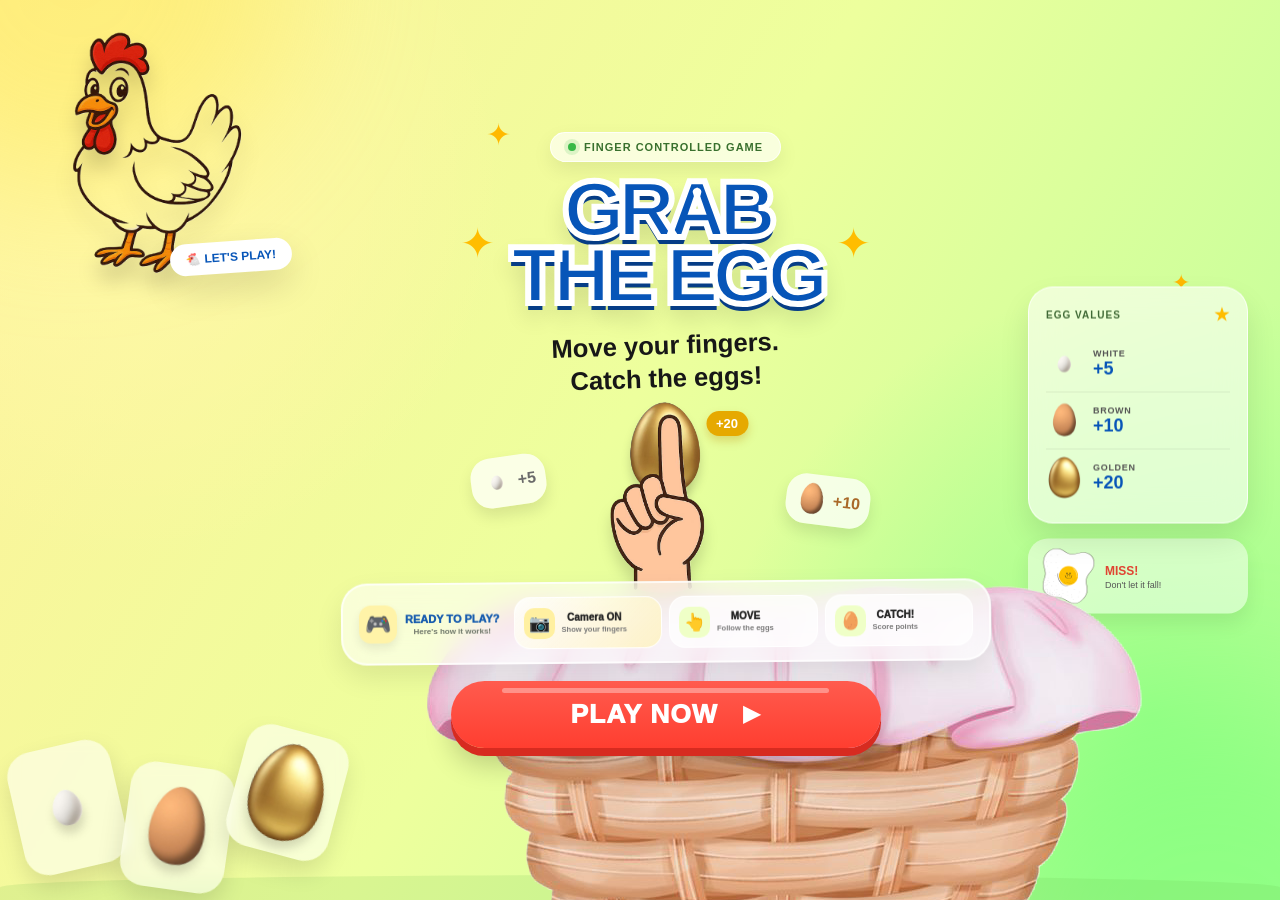
<file: index.html>
<!DOCTYPE html>
<html lang="en">

<head>
    <meta charset="UTF-8">

    <meta name="viewport"
          content="width=device-width, initial-scale=1.0">

    <meta name="description"
          content="Grab The Egg - Catch falling eggs using your fingers.">

    <title>Grab The Egg 🥚</title>

    <link rel="stylesheet" href="style.css">
</head>

<body>

<main class="home-page">

    <!-- BACKGROUND DECORATION -->

    <div class="background-shape shape-one"></div>
    <div class="background-shape shape-two"></div>

    <div class="sparkle sparkle-1">✦</div>
    <div class="sparkle sparkle-2">✦</div>
    <div class="sparkle sparkle-3">✦</div>


    <!-- LEFT SIDE -->

    <section class="left-decoration">

        <div class="chicken-wrapper">

            <img
                src="assets/chicken.png"
                alt="Cartoon chicken"
                class="chicken-image"
            >

            <div class="chicken-label">
                🐔 LET'S PLAY!
            </div>

        </div>


        <!-- Egg collection -->

        <div class="egg-display">

            <div class="egg-card white-card">
                <img
                    src="assets/eggw.png"
                    alt="White egg"
                >
            </div>

            <div class="egg-card brown-card">
                <img
                    src="assets/eggb.png"
                    alt="Brown egg"
                >
            </div>

            <div class="egg-card gold-card">
                <img
                    src="assets/egggo.png"
                    alt="Golden egg"
                >
            </div>

        </div>

    </section>


    <!-- MAIN HERO -->

    <section class="hero-section">

        <!-- Game badge -->

        <div class="game-badge">
            <span class="badge-dot"></span>
            FINGER CONTROLLED GAME
        </div>


        <!-- TITLE -->

        <div class="title-container">

            <span class="title-spark">✦</span>

            <h1>
                GRAB
                <span>THE EGG</span>
            </h1>

            <span class="title-spark">✦</span>

        </div>


        <!-- Subtitle -->

        <p class="subtitle">
            Move your fingers.
            <br>
            Catch the eggs!
        </p>


        <!-- GAME PREVIEW -->

        <div class="game-preview">

            <!-- Falling golden egg -->

            <div class="preview-egg">

                <img
                    src="assets/egggo.png"
                    alt="Golden egg"
                >

                <span class="points gold-points">
                    +20
                </span>

            </div>


            <!-- Hands -->

            <img
                src="assets/hands.png"
                alt="Hands controlling the game"
                class="hands-image"
            >


            <!-- Basket image -->

            <img
                src="assets/basket.png"
                alt="Basket used to catch eggs"
                class="basket-image"
            >


            <!-- White egg -->

            <div class="floating-score score-five">

                <img
                    src="assets/eggw.png"
                    alt="White egg"
                >

                <span>
                    +5
                </span>

            </div>


            <!-- Brown egg -->

            <div class="floating-score score-ten">

                <img
                    src="assets/eggb.png"
                    alt="Brown egg"
                >

                <span>
                    +10
                </span>

            </div>

        </div>


        <!-- FUN INSTRUCTIONS -->

        <div class="instruction-strip">

            <!-- Heading -->

            <div class="instruction-heading">

                <span class="mini-game-icon">
                    🎮
                </span>

                <div>

                    <strong>
                        READY TO PLAY?
                    </strong>

                    <small>
                        Here's how it works!
                    </small>

                </div>

            </div>


            <!-- Instruction cards -->

            <div class="instruction-cards">

                <!-- Camera -->

                <div class="instruction-card camera-card">

                    <span class="instruction-icon">
                        📷
                    </span>

                    <div>

                        <strong>
                            Camera ON
                        </strong>

                        <small>
                            Show your fingers
                        </small>

                    </div>

                </div>


                <!-- Move -->

                <div class="instruction-card">

                    <span class="instruction-icon">
                        👆
                    </span>

                    <div>

                        <strong>
                            MOVE
                        </strong>

                        <small>
                            Follow the eggs
                        </small>

                    </div>

                </div>


                <!-- Catch -->

                <div class="instruction-card">

                    <span class="instruction-icon">
                        🥚
                    </span>

                    <div>

                        <strong>
                            CATCH!
                        </strong>

                        <small>
                            Score points
                        </small>

                    </div>

                </div>

            </div>

        </div>


        <!-- PLAY BUTTON -->

        <button
            class="play-button"
            id="playButton"
            type="button"
        >

            <span class="play-text">
                PLAY NOW
            </span>

            <span class="play-arrow">
                ▶
            </span>

        </button>


        <p class="camera-note">
            🎥 Camera access will be requested when you start
        </p>

    </section>


    <!-- RIGHT SIDE -->

    <aside class="right-decoration">

        <!-- EGG VALUES -->

        <div class="score-preview">

            <div class="score-top">

                <span>
                    EGG VALUES
                </span>

                <span>
                    ★
                </span>

            </div>


            <!-- White -->

            <div class="score-row">

                <img
                    src="assets/eggw.png"
                    alt="White egg"
                >

                <div>

                    <span class="egg-name">
                        WHITE
                    </span>

                    <strong>
                        +5
                    </strong>

                </div>

            </div>


            <!-- Brown -->

            <div class="score-row">

                <img
                    src="assets/eggb.png"
                    alt="Brown egg"
                >

                <div>

                    <span class="egg-name">
                        BROWN
                    </span>

                    <strong>
                        +10
                    </strong>

                </div>

            </div>


            <!-- Golden -->

            <div class="score-row">

                <img
                    src="assets/egggo.png"
                    alt="Golden egg"
                >

                <div>

                    <span class="egg-name">
                        GOLDEN
                    </span>

                    <strong>
                        +20
                    </strong>

                </div>

            </div>

        </div>


        <!-- MISS CARD -->

        <div class="broken-egg-card">

            <img
                src="assets/broken-egg.png"
                alt="Broken egg"
            >

            <div>

                <strong>
                    MISS!
                </strong>

                <span>
                    Don't let it fall!
                </span>

            </div>

        </div>

    </aside>


    <!-- Bottom decoration -->

    <div class="ground-decoration"></div>

</main>


<script src="script.js"></script>

</body>
</html>
</file>
<file: style.css>
/* =====================================================
   GRAB THE EGG
   HOME PAGE STYLES
   ===================================================== */


/* =====================================================
   RESET
   ===================================================== */

* {
    margin: 0;
    padding: 0;
    box-sizing: border-box;
}


html,
body {
    width: 100%;
    min-height: 100%;
}


body {

    font-family:
        "Trebuchet MS",
        "Arial Rounded MT Bold",
        Arial,
        sans-serif;

    overflow: hidden;

    color: #171717;
}


/* =====================================================
   VARIABLES
   ===================================================== */

:root {

    --blue: #0755b8;

    --blue-dark: #063d86;

    --red: #ff3e30;

    --red-dark: #d72b20;

    --yellow: #ffbd00;

    --green: #39702e;

    --shadow:
        0 15px 35px rgba(0, 0, 0, 0.13);
}


/* =====================================================
   MAIN PAGE
   ===================================================== */

.home-page {

    position: relative;

    width: 100vw;

    height: 100vh;

    min-height: 650px;

    display: flex;

    align-items: center;

    justify-content: center;

    overflow: hidden;

    background:

        radial-gradient(
            circle at 10% 20%,
            #fff8a8 0%,
            transparent 28%
        ),

        radial-gradient(
            circle at 90% 80%,
            #9dff89 0%,
            transparent 32%
        ),

        linear-gradient(
            120deg,
            #fff19a 0%,
            #edff9d 48%,
            #b8ff9a 100%
        );
}


/* =====================================================
   BACKGROUND SHAPES
   ===================================================== */

.background-shape {

    position: absolute;

    border-radius: 50%;

    pointer-events: none;

    filter: blur(70px);

    opacity: 0.35;
}


.shape-one {

    width: 450px;

    height: 450px;

    background: #ffe13a;

    top: -250px;

    left: -150px;
}


.shape-two {

    width: 500px;

    height: 500px;

    background: #61ff70;

    bottom: -300px;

    right: -180px;
}


/* =====================================================
   SPARKLES
   ===================================================== */

.sparkle {

    position: absolute;

    color: #ffb900;

    font-size: 30px;

    z-index: 1;

    animation:
        sparkleAnimation 2s ease-in-out infinite;
}


.sparkle-1 {

    top: 13%;

    left: 38%;
}


.sparkle-2 {

    top: 30%;

    right: 7%;

    font-size: 22px;

    animation-delay: .5s;
}


.sparkle-3 {

    bottom: 15%;

    left: 46%;

    font-size: 25px;

    animation-delay: 1s;
}


/* =====================================================
   LEFT DECORATION
   ===================================================== */

.left-decoration {

    position: absolute;

    width: 32%;

    height: 100%;

    left: 0;

    top: 0;

    z-index: 3;
}


/* =====================================================
   CHICKEN
   ===================================================== */

.chicken-wrapper {

    position: absolute;

    width: 280px;

    left: 3%;

    top: 2%;
}


.chicken-image {

    width: 100%;

    display: block;

    object-fit: contain;

    filter:
        drop-shadow(
            0 15px 10px rgba(0, 0, 0, .16)
        );

    animation:
        chickenFloat 4s ease-in-out infinite;
}


.chicken-label {

    position: absolute;

    right: 0;

    bottom: 25px;

    padding: 9px 16px;

    border-radius: 30px;

    background: white;

    color: var(--blue);

    font-size: 12px;

    font-weight: 900;

    box-shadow: var(--shadow);

    transform: rotate(-4deg);
}


/* =====================================================
   EGG DISPLAY
   ===================================================== */

.egg-display {

    position: absolute;

    width: 350px;

    height: 280px;

    left: 0;

    bottom: 0;
}


.egg-card {

    position: absolute;

    width: 105px;

    height: 125px;

    padding: 12px;

    border-radius: 25px;

    background:
        rgba(255, 255, 255, .55);

    backdrop-filter:
        blur(8px);

    box-shadow:
        0 12px 25px rgba(0, 0, 0, .12);

    display: flex;

    align-items: center;

    justify-content: center;
}


.egg-card img {

    width: 100%;

    height: 100%;

    object-fit: contain;

    filter:
        drop-shadow(
            0 8px 5px rgba(0, 0, 0, .15)
        );
}


.white-card {

    left: 15px;

    bottom: 30px;

    transform: rotate(-13deg);

    animation:
        eggFloat 3.5s ease-in-out infinite;
}


.brown-card {

    left: 125px;

    bottom: 10px;

    transform: rotate(8deg);

    animation:
        eggFloat 4s ease-in-out infinite .3s;
}


.gold-card {

    left: 235px;

    bottom: 45px;

    transform: rotate(15deg);

    animation:
        eggFloat 3.7s ease-in-out infinite .6s;
}


/* =====================================================
   HERO
   ===================================================== */

.hero-section {

    position: relative;

    z-index: 5;

    width: 56%;

    max-width: 850px;

    margin-left: 4%;

    display: flex;

    flex-direction: column;

    align-items: center;

    text-align: center;
}


/* =====================================================
   BADGE
   ===================================================== */

.game-badge {

    display: flex;

    align-items: center;

    gap: 8px;

    padding: 8px 17px;

    border-radius: 30px;

    background:
        rgba(255, 255, 255, .65);

    border:
        1px solid rgba(255, 255, 255, .8);

    box-shadow:
        0 8px 20px rgba(0, 0, 0, .08);

    color: var(--green);

    font-size: 11px;

    font-weight: 900;

    letter-spacing: 1px;
}


.badge-dot {

    width: 8px;

    height: 8px;

    border-radius: 50%;

    background: #38b947;

    box-shadow:
        0 0 0 4px rgba(56, 185, 71, .15);

    animation:
        pulse 1.5s infinite;
}


/* =====================================================
   TITLE
   ===================================================== */

.title-container {

    display: flex;

    align-items: center;

    justify-content: center;

    gap: 15px;

    margin-top: 15px;

    animation:
        titleFloat 3s ease-in-out infinite;
}


h1 {

    font-size:
        clamp(3.5rem, 6vw, 6.5rem);

    line-height: .86;

    font-weight: 1000;

    letter-spacing: -5px;

    color: var(--blue);

    -webkit-text-stroke:
        6px white;

    text-shadow:

        0 7px 0 var(--blue-dark),

        0 13px 25px rgba(0, 0, 0, .16);
}


h1 span {

    display: block;
}


.title-spark {

    color: var(--yellow);

    font-size: 42px;

    animation:
        sparkleAnimation 1.6s ease-in-out infinite;
}


/* =====================================================
   SUBTITLE
   ===================================================== */

.subtitle {

    margin-top: 20px;

    font-size:
        clamp(1.25rem, 2vw, 1.8rem);

    line-height: 1.3;

    font-weight: 700;

    transform: rotate(-2deg);
}


/* =====================================================
   GAME PREVIEW
   ===================================================== */

.game-preview {

    position: relative;

    width: 500px;

    max-width: 90vw;

    height: 180px;

    margin-top: 5px;
}


/* =====================================================
   HANDS
   ===================================================== */

.hands-image {

    position: absolute;

    width: 210px;

    height: 210px;

    object-fit: contain;

    left: 50%;

    bottom: -28px;

    transform:
        translateX(-50%);

    filter:
        drop-shadow(
            0 12px 7px rgba(0, 0, 0, .14)
        );

    animation:
        handsFloat 2.5s ease-in-out infinite;
}


/* =====================================================
   FALLING EGG
   ===================================================== */

.preview-egg {

    position: absolute;

    width: 75px;

    height: 95px;

    top: 0;

    left: 50%;

    transform:
        translateX(-50%);

    animation:
        fallingPreview 2.5s ease-in-out infinite;
}


.preview-egg img {

    width: 100%;

    height: 100%;

    object-fit: contain;

    filter:
        drop-shadow(
            0 8px 5px rgba(0, 0, 0, .16)
        );
}


.points {

    position: absolute;

    right: -45px;

    top: 10px;

    padding: 5px 10px;

    border-radius: 15px;

    color: white;

    font-size: 13px;

    font-weight: 900;
}


.gold-points {

    background: #e6a900;

    box-shadow:
        0 5px 10px rgba(190, 130, 0, .3);
}


/* =====================================================
   FLOATING EGGS
   ===================================================== */

.floating-score {

    position: absolute;

    display: flex;

    align-items: center;

    gap: 5px;

    padding: 5px 10px;

    border-radius: 20px;

    background:
        rgba(255, 255, 255, .75);

    box-shadow:
        0 8px 15px rgba(0, 0, 0, .1);

    font-weight: 900;
}


.floating-score img {

    width: 32px;

    height: 40px;

    object-fit: contain;
}


.score-five {

    left: 55px;

    top: 55px;

    transform: rotate(-8deg);

    animation:
        sideFloat 3s infinite;
}


.score-five span {

    color: #6a6a6a;
}


.score-ten {

    right: 45px;

    top: 75px;

    transform: rotate(7deg);

    animation:
        sideFloat 3s infinite .5s;
}


.score-ten span {

    color: #a96928;
}


/* =====================================================
   FUN INSTRUCTION BOX
   ===================================================== */

.instruction-strip {

    width: min(650px, 92vw);

    padding: 13px 16px;

    border-radius: 26px;

    background:
        rgba(255, 255, 255, 0.58);

    backdrop-filter:
        blur(14px);

    border:
        2px solid rgba(255, 255, 255, 0.75);

    box-shadow:
        0 12px 28px rgba(0, 0, 0, 0.09);

    display: flex;

    align-items: center;

    gap: 14px;

    transform: rotate(-0.5deg);
}


/* =====================================================
   INSTRUCTION HEADING
   ===================================================== */

.instruction-heading {

    display: flex;

    align-items: center;

    gap: 8px;

    min-width: 135px;
}


.mini-game-icon {

    width: 38px;

    height: 38px;

    display: flex;

    align-items: center;

    justify-content: center;

    border-radius: 12px;

    background: #fff3a8;

    font-size: 21px;

    box-shadow:
        0 5px 10px rgba(0, 0, 0, 0.08);
}


.instruction-heading strong {

    display: block;

    color: #175cae;

    font-size: 11px;

    font-weight: 1000;
}


.instruction-heading small {

    display: block;

    margin-top: 2px;

    color: #6d7568;

    font-size: 8px;

    font-weight: 700;
}


/* =====================================================
   INSTRUCTION CARDS
   ===================================================== */

.instruction-cards {

    display: flex;

    flex: 1;

    gap: 7px;
}


.instruction-card {

    flex: 1;

    min-height: 52px;

    padding: 7px 9px;

    display: flex;

    align-items: center;

    gap: 7px;

    border-radius: 16px;

    background:
        rgba(255, 255, 255, 0.72);

    border:
        1px solid rgba(255, 255, 255, 0.9);

    transition:
        transform 0.2s ease,
        box-shadow 0.2s ease;
}


.instruction-card:hover {

    transform:
        translateY(-4px)
        rotate(-1deg);

    box-shadow:
        0 8px 15px rgba(0, 0, 0, 0.1);
}


.instruction-icon {

    width: 31px;

    height: 31px;

    display: flex;

    align-items: center;

    justify-content: center;

    border-radius: 10px;

    background: #efffc7;

    font-size: 17px;

    flex-shrink: 0;
}


.instruction-card strong {

    display: block;

    color: #252525;

    font-size: 10px;

    font-weight: 1000;
}


.instruction-card small {

    display: block;

    margin-top: 2px;

    color: #777;

    font-size: 7.5px;

    font-weight: 700;
}


/* Camera */

.camera-card {

    background:
        linear-gradient(
            135deg,
            rgba(255,255,255,.85),
            rgba(255,242,180,.7)
        );
}


.camera-card .instruction-icon {

    background: #fff0a1;

    animation:
        cameraPulse 2s ease-in-out infinite;
}


/* =====================================================
   PLAY BUTTON
   ===================================================== */

.play-button {

    position: relative;

    width: min(430px, 85vw);

    margin-top: 18px;

    padding: 18px 30px;

    border: none;

    border-radius: 55px;

    background:
        linear-gradient(
            180deg,
            #ff5b4e,
            var(--red)
        );

    color: white;

    display: flex;

    justify-content: center;

    align-items: center;

    gap: 25px;

    font-size: 1.65rem;

    font-weight: 1000;

    letter-spacing: 1px;

    cursor: pointer;

    box-shadow:

        0 8px 0 var(--red-dark),

        0 16px 28px rgba(0, 0, 0, .2);

    transition:
        transform .15s ease,
        box-shadow .15s ease;
}


.play-button::before {

    content: "";

    position: absolute;

    top: 7px;

    left: 12%;

    width: 76%;

    height: 5px;

    border-radius: 10px;

    background:
        rgba(255, 255, 255, .35);
}


.play-arrow {

    font-size: 1.35rem;

    transition:
        transform .2s ease;
}


.play-button:hover {

    transform:
        translateY(-5px);

    box-shadow:

        0 13px 0 var(--red-dark),

        0 21px 30px rgba(0, 0, 0, .22);
}


.play-button:hover .play-arrow {

    transform:
        translateX(8px);
}


.play-button:active {

    transform:
        translateY(5px);

    box-shadow:

        0 3px 0 var(--red-dark),

        0 8px 15px rgba(0, 0, 0, .15);
}


/* =====================================================
   CAMERA NOTE
   ===================================================== */

.camera-note {

    margin-top: 9px;

    font-size: 10px;

    color: #537047;

    font-weight: 600;
}


/* =====================================================
   RIGHT SIDE
   ===================================================== */

.right-decoration {

    position: absolute;

    width: 220px;

    right: 2.5%;

    top: 50%;

    transform:
        translateY(-50%);

    z-index: 4;

    display: flex;

    flex-direction: column;

    gap: 15px;
}


/* =====================================================
   SCORE PREVIEW
   ===================================================== */

.score-preview {

    padding: 17px;

    border-radius: 25px;

    background:
        rgba(255, 255, 255, .58);

    backdrop-filter:
        blur(15px);

    border:
        1px solid rgba(255, 255, 255, .8);

    box-shadow:
        0 15px 30px rgba(0, 0, 0, .1);
}


.score-top {

    display: flex;

    justify-content: space-between;

    align-items: center;

    margin-bottom: 10px;

    color: #3f6935;

    font-size: 10px;

    font-weight: 900;

    letter-spacing: 1px;
}


.score-top span:last-child {

    color: var(--yellow);

    font-size: 17px;
}


.score-row {

    display: flex;

    align-items: center;

    gap: 10px;

    padding: 7px 0;

    border-bottom:
        1px solid rgba(0, 0, 0, .07);
}


.score-row:last-child {

    border-bottom: none;
}


.score-row img {

    width: 37px;

    height: 42px;

    object-fit: contain;
}


.egg-name {

    display: block;

    color: #555;

    font-size: 9px;

    font-weight: 800;

    letter-spacing: .7px;
}


.score-row strong {

    font-size: 18px;

    color: var(--blue);
}


/* =====================================================
   BROKEN EGG
   ===================================================== */

.broken-egg-card {

    display: flex;

    align-items: center;

    gap: 9px;

    padding: 10px 13px;

    border-radius: 20px;

    background:
        rgba(255, 255, 255, .48);

    box-shadow:
        0 10px 20px rgba(0, 0, 0, .08);

    transition:
        transform .2s ease;
}


.broken-egg-card:hover {

    transform:
        translateY(-4px)
        rotate(1deg);
}


.broken-egg-card img {

    width: 55px;

    height: 55px;

    object-fit: contain;
}


.broken-egg-card strong {

    display: block;

    color: #e04432;

    font-size: 12px;
}


.broken-egg-card span {

    display: block;

    margin-top: 2px;

    color: #555;

    font-size: 9px;
}


/* =====================================================
   GROUND
   ===================================================== */

.ground-decoration {

    position: absolute;

    width: 100%;

    height: 25px;

    left: 0;

    bottom: 0;

    background:
        rgba(105, 190, 75, .15);

    border-radius:
        50% 50% 0 0;

    pointer-events: none;
}


/* =====================================================
   ANIMATIONS
   ===================================================== */

@keyframes chickenFloat {

    0%,
    100% {
        transform:
            translateY(0)
            rotate(-2deg);
    }

    50% {
        transform:
            translateY(-10px)
            rotate(2deg);
    }
}


@keyframes eggFloat {

    0%,
    100% {
        translate: 0 0;
    }

    50% {
        translate: 0 -10px;
    }
}


@keyframes titleFloat {

    0%,
    100% {
        translate: 0 0;
    }

    50% {
        translate: 0 -5px;
    }
}


@keyframes handsFloat {

    0%,
    100% {
        transform:
            translateX(-50%)
            translateY(0);
    }

    50% {
        transform:
            translateX(-50%)
            translateY(-7px);
    }
}


@keyframes fallingPreview {

    0% {
        transform:
            translate(-50%, -10px);
    }

    50% {
        transform:
            translate(-50%, 55px);
    }

    100% {
        transform:
            translate(-50%, -10px);
    }
}


@keyframes sideFloat {

    0%,
    100% {
        translate: 0 0;
    }

    50% {
        translate: 0 -8px;
    }
}


@keyframes sparkleAnimation {

    0%,
    100% {
        transform:
            scale(1)
            rotate(0);
    }

    50% {
        transform:
            scale(1.25)
            rotate(15deg);
    }
}


@keyframes pulse {

    0% {
        transform: scale(1);
    }

    50% {
        transform: scale(1.3);
    }

    100% {
        transform: scale(1);
    }
}


@keyframes cameraPulse {

    0%,
    100% {
        transform: scale(1);
    }

    50% {
        transform:
            scale(1.12)
            rotate(-4deg);
    }
}


/* =====================================================
   TABLET
   ===================================================== */

@media (max-width: 1100px) {

    .right-decoration {

        right: 1%;

        width: 180px;
    }


    .left-decoration {

        width: 28%;
    }


    .chicken-wrapper {

        width: 220px;
    }


    .egg-display {

        transform: scale(.8);

        transform-origin:
            bottom left;
    }


    .hero-section {

        width: 60%;
    }
}


/* =====================================================
   SMALL TABLET
   ===================================================== */

@media (max-width: 850px) {

    .right-decoration {

        display: none;
    }


    .left-decoration {

        width: 25%;
    }


    .chicken-wrapper {

        width: 170px;
    }


    .egg-display {

        transform: scale(.65);
    }


    .hero-section {

        width: 72%;

        margin-left: 10%;
    }
}


/* =====================================================
   MOBILE
   ===================================================== */

@media (max-width: 600px) {

    body {

        overflow: auto;
    }


    .home-page {

        min-height: 100svh;

        height: auto;

        padding:
            30px 15px 35px;
    }


    .left-decoration {

        opacity: .35;
    }


    .chicken-wrapper {

        width: 120px;

        top: 0;

        left: 0;
    }


    .chicken-label {

        display: none;
    }


    .egg-display {

        transform: scale(.5);

        left: -30px;

        bottom: -30px;
    }


    .hero-section {

        width: 100%;

        margin-left: 0;

        padding:
            10px 5px;
    }


    .game-badge {

        font-size: 8px;
    }


    .title-container {

        gap: 6px;
    }


    h1 {

        font-size: 3.1rem;

        letter-spacing: -2px;

        -webkit-text-stroke: 3px white;
    }


    .title-spark {

        font-size: 20px;
    }


    .subtitle {

        font-size: 1.1rem;

        margin-top: 15px;
    }


    .game-preview {

        width: 100%;

        height: 145px;
    }


    .hands-image {

        width: 165px;

        height: 165px;
    }


    .preview-egg {

        width: 55px;

        height: 70px;
    }


    .score-five {

        left: 5%;
    }


    .score-ten {

        right: 5%;
    }


    /* Instructions become vertical */

    .instruction-strip {

        flex-direction: column;

        gap: 8px;

        width: 95%;
    }


    .instruction-heading {

        width: 100%;

        justify-content: center;
    }


    .instruction-cards {

        width: 100%;
    }


    .instruction-card {

        justify-content: center;

        padding: 6px;
    }


    .instruction-icon {

        font-size: 15px;
    }


    .instruction-card strong {

        font-size: 8px;
    }


    .instruction-card small {

        font-size: 6.5px;
    }


    .play-button {

        width: 85vw;

        padding: 15px;

        font-size: 1.25rem;
    }


    .camera-note {

        font-size: 8px;
    }


    .sparkle {

        display: none;
    }

}
</file>
